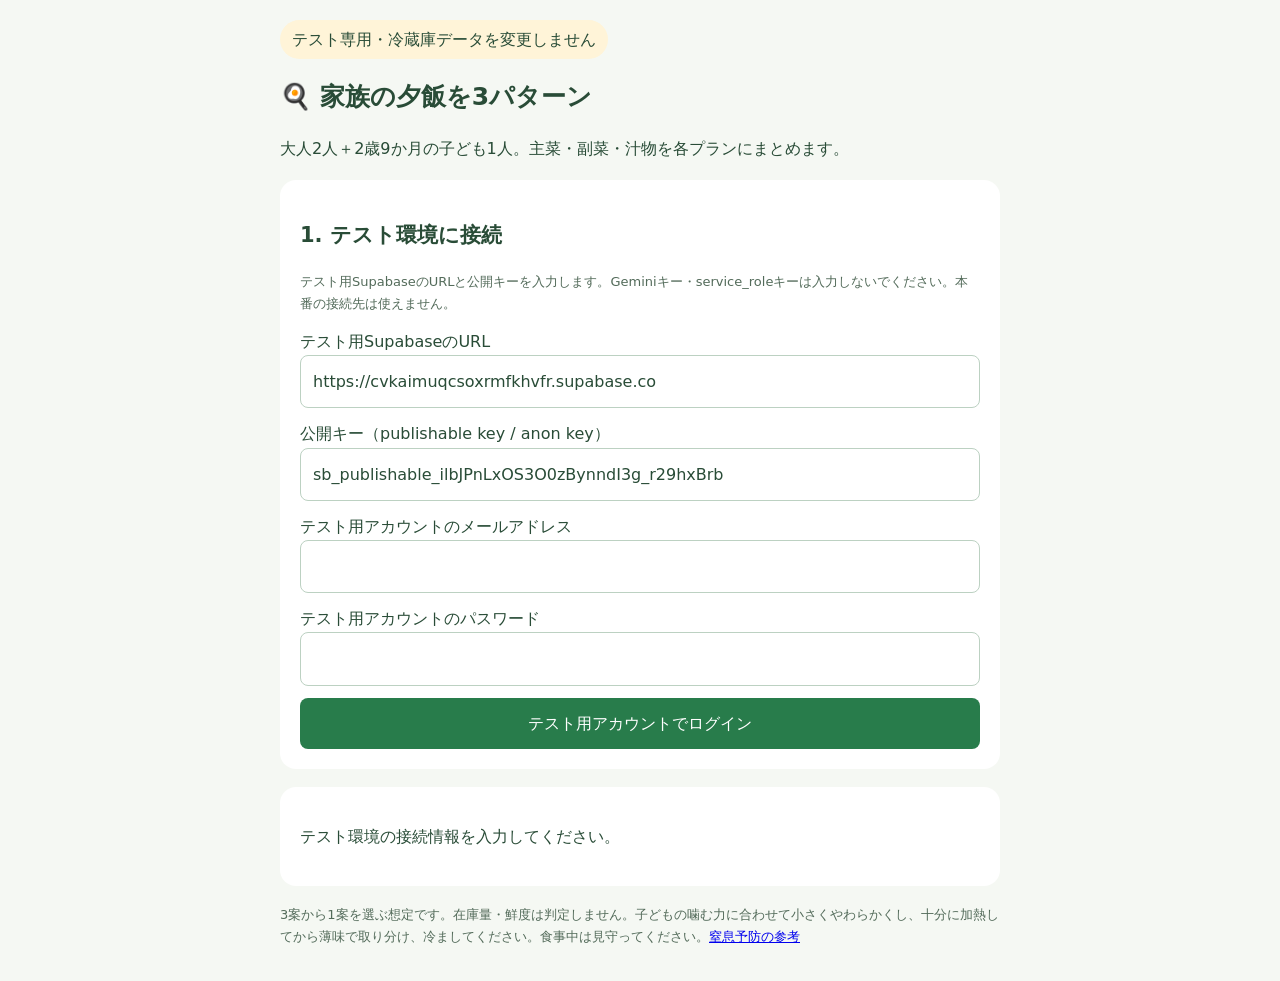
<file: dinner-test.html>
<!doctype html>
<html lang="ja">
<head>
<meta charset="utf-8"><meta name="viewport" content="width=device-width,initial-scale=1">
<title>家族の夕飯｜テスト専用</title>
<style>
*{box-sizing:border-box}body{margin:0;background:#f5f8f3;color:#294c37;font-family:system-ui,sans-serif;line-height:1.7}main{max-width:760px;margin:auto;padding:20px}h1{font-size:25px}h2{font-size:21px}.card,.result{padding:20px;background:#fff;border-radius:16px;margin:18px 0}.note{font-size:13px;color:#536b5a}label{display:block;margin-top:12px}input,textarea,button{font:inherit;border-radius:8px;padding:12px;width:100%}input,textarea{border:1px solid #bcd1c2;background:#fff;color:#294c37}button{border:0;background:#287c4b;color:white;margin-top:12px;cursor:pointer}button:disabled{opacity:.5;cursor:default}.secondary{background:#e6f1e8;color:#294c37}.hidden{display:none!important}.dinnerDish{border-top:1px solid #cbdccb;padding-top:10px;margin-top:18px}.dinnerPattern summary{cursor:pointer;font-size:18px;font-weight:bold}.childServing{background:#fff4d8;padding:12px;border-radius:10px}p,li{overflow-wrap:anywhere}#status{white-space:pre-wrap}.badge{background:#fff4d8;padding:6px 12px;border-radius:20px;display:inline-block}
</style>
</head>
<body><main>
<span class="badge">テスト専用・冷蔵庫データを変更しません</span>
<h1>🍳 家族の夕飯を3パターン</h1>
<p>大人2人＋2歳9か月の子ども1人。主菜・副菜・汁物を各プランにまとめます。</p>
<section class="card">
<h2>1. テスト環境に接続</h2>
<p class="note">テスト用SupabaseのURLと公開キーを入力します。Geminiキー・service_roleキーは入力しないでください。本番の接続先は使えません。</p>
<form id="connectForm">
<label for="projectUrl">テスト用SupabaseのURL</label><input id="projectUrl" type="url" value="https://cvkaimuqcsoxrmfkhvfr.supabase.co" required>
<label for="publicKey">公開キー（publishable key / anon key）</label><input id="publicKey" type="text" value="sb_publishable_ilbJPnLxOS3O0zBynndI3g_r29hxBrb" autocomplete="off" spellcheck="false" required>
<label for="email">テスト用アカウントのメールアドレス</label><input id="email" type="email" autocomplete="username" required>
<label for="password">テスト用アカウントのパスワード</label><input id="password" type="password" autocomplete="current-password" required>
<button id="connect">テスト用アカウントでログイン</button>
</form>
<p id="connected" class="hidden"></p>
<button id="disconnect" class="secondary hidden" type="button">テスト環境からログアウト</button>
</section>
<section id="generator" class="card hidden">
<h2>2. 架空の食材で献立を作る</h2>
<p class="note">この画面は冷蔵庫の登録データを読み書きしません。入力した食材名と家族構成・好みを、テスト用サーバー経由でGoogle Geminiへ送信します。メール・パスワード・写真はGeminiへ送りません。</p>
<label for="inventory">食材名（1行に1つ、100件まで）</label>
<textarea id="inventory" rows="8" maxlength="11000">鶏むね肉
卵
しめじ
玉ねぎ
にんじん
豆腐
キャベツ</textarea>
<p class="note">甘め・キノコが好き。野菜は細かく混ぜ込み、子ども用は薄味で取り分けます。大人は後から仕上げます。アレルギー等の申告は現在なしです。</p>
<button id="generate" type="button">夕飯を3パターン生成する</button>
<p class="note">生成には1分ほどかかる場合があります。再生成は1分おいてください。AIの手順・分量・加熱具合を調理前に確認してください。</p>
</section>
<section class="card"><p id="status" role="status" aria-live="polite">テスト環境の接続情報を入力してください。</p></section>
<div id="dinnerResults" aria-busy="false"></div>
<p class="note">3案から1案を選ぶ想定です。在庫量・鮮度は判定しません。子どもの噛む力に合わせて小さくやわらかくし、十分に加熱してから薄味で取り分け、冷ましてください。食事中は見守ってください。<a href="https://www.jpeds.or.jp/general/50123.html" target="_blank" rel="noopener">窒息予防の参考</a></p>
</main>
<script type="module">
const $=id=>document.getElementById(id);
let client=null,project='',publicKey='',version=0,busy=false;
let createClient;
function status(text){$('status').textContent=text;}
function invalidate(){version++;busy=false;$('dinnerResults').replaceChildren();$('dinnerResults').setAttribute('aria-busy','false');$('generate').disabled=false;}
function testConfig(rawUrl,key){
 const url=new URL(rawUrl.trim());
 if(url.protocol!=='https:'||!/^[-a-z0-9]+\.supabase\.co$/.test(url.hostname)||url.username||url.password||url.search||url.hash||url.port||!['','/'].includes(url.pathname))throw new Error('テスト用Supabaseの https://…supabase.co 形式のURLを入力してください。');
 if(url.hostname==='moorgivgwmkbxyjvwuih.supabase.co')throw new Error('既存アプリの接続先です。テスト用プロジェクトを使ってください。');
 if(!key.startsWith('sb_publishable_')){
  try{const role=JSON.parse(atob(key.split('.')[1].replace(/-/g,'+').replace(/_/g,'/'))).role;if(role!=='anon')throw Error();}
  catch{throw new Error('公開キーだけを入力してください。Geminiキーや管理用キーは使えません。');}
 }
 return url.origin;
}
function dinnerText(parent,tag,text,className=''){
 const node=document.createElement(tag);
 node.textContent=text;
 if(className)node.className=className;
 parent.append(node);
 return node;
}

function renderDinner(data){
 if(!Array.isArray(data?.patterns)||data.patterns.length!==3||data.patterns.some(p=>!Array.isArray(p.dishes)||p.dishes.length!==3))throw new Error('献立の形式が正しくありません。再生成してください。');
 // Build off-screen; malformed responses never leave a partial recipe visible.
 const fragment=document.createDocumentFragment();
 for(const [index,pattern] of data.patterns.entries()){
  const card=document.createElement('details');card.className='result dinnerPattern';card.open=index===0;
  dinnerText(card,'summary','プラン'+(index+1)+'：'+pattern.title);
  dinnerText(card,'p',pattern.description);
  const missing=dinnerText(card,'section','');
  dinnerText(missing,'h3','🛒 このプランで買い足す食材');
  if(!pattern.missingIngredients.length)dinnerText(missing,'p','食材名の照合では買い足し候補はありません。在庫量は確認してください。');
  const shopping=document.createElement('ul');missing.append(shopping);
  for(const item of pattern.missingIngredients)dinnerText(shopping,'li',item.name+'：'+item.quantity+'（'+item.dish+'）');
  if(pattern.pantryToCheck.length){
   dinnerText(missing,'h4','家にあるか確認する調味料');
   const pantry=document.createElement('ul');missing.append(pantry);
   for(const item of pattern.pantryToCheck)dinnerText(pantry,'li',item.name+'：'+item.quantity+'（'+item.dish+'）');
  }
  for(const dish of pattern.dishes){
   const section=document.createElement('section');section.className='dinnerDish';card.append(section);
   dinnerText(section,'h3',dish.role+'｜'+dish.name);
   dinnerText(section,'p','盛り付け目安：大人1人 '+dish.adultPortion+'／子ども1人 '+dish.childPortion);
   dinnerText(section,'h4','材料（大人2人＋子ども1人の合計）');
   const ingredients=document.createElement('ul');section.append(ingredients);
   for(const item of dish.ingredients)dinnerText(ingredients,'li',item.name+'：'+item.quantity+' — '+item.availability);
   dinnerText(section,'h4','下ごしらえ');
   const prep=document.createElement('ul');section.append(prep);
   for(const text of dish.preparation)dinnerText(prep,'li',text);
   dinnerText(section,'h4','作り方');
   const steps=document.createElement('ol');section.append(steps);
   for(const [stepIndex,step] of dish.steps.entries()){
    const li=dinnerText(steps,'li',step.instruction);
    dinnerText(li,'p','火加減：'+step.heat+'／時間：'+step.time,'note');
    dinnerText(li,'p','確認：'+step.doneness,'note');
    if(dish.childServing.afterStep===stepIndex+1)dinnerText(li,'p','👶 ここで子ども用を取り分け：'+dish.childServing.instruction,'childServing');
   }
   dinnerText(section,'h4','大人用の仕上げ');
   dinnerText(section,'p',dish.adultFinish);
   dinnerText(section,'h4','子どもが食べる前の確認');
   dinnerText(section,'p',dish.childSafety);
  }
  fragment.append(card);
 }
 $('dinnerResults').replaceChildren(fragment);
}


$('connectForm').onsubmit=async e=>{
 e.preventDefault();$('connect').disabled=true;
 try{
  const enteredKey=$('publicKey').value.trim();
  const enteredUrl=testConfig($('projectUrl').value,enteredKey);
  status('テスト環境にログイン中…');
  if(!createClient)({createClient}=await import('https://cdn.jsdelivr.net/npm/@supabase/supabase-js@2/+esm'));
  const candidate=createClient(enteredUrl,enteredKey,{auth:{persistSession:false,autoRefreshToken:false,detectSessionInUrl:false}});
  const {error}=await candidate.auth.signInWithPassword({email:$('email').value.trim(),password:$('password').value});
  if(error)throw new Error('ログインできませんでした。テスト用アカウントと接続先を確認してください。');
  client=candidate;project=enteredUrl;publicKey=enteredKey;invalidate();
  $('password').value='';$('connectForm').classList.add('hidden');$('connected').textContent='接続中：'+project;
  $('connected').classList.remove('hidden');$('disconnect').classList.remove('hidden');$('generator').classList.remove('hidden');
  status('テスト環境に接続しました。架空の食材で生成を試せます。');
 }catch(e){status(e.message||'接続できませんでした。');}
 finally{$('connect').disabled=false;}
};
$('inventory').oninput=()=>{invalidate();status('食材が変わりました。生成ボタンで新しい献立を作成してください。');};
$('disconnect').onclick=async()=>{
 const previous=client;client=null;invalidate();project='';publicKey='';
 $('connectForm').classList.remove('hidden');$('connected').classList.add('hidden');$('disconnect').classList.add('hidden');$('generator').classList.add('hidden');
 status('ログアウトしました。');
 if(previous)await previous.auth.signOut({scope:'local'});
};
$('generate').onclick=async()=>{
 if(!client||busy)return;
 const inventory=[...new Set($('inventory').value.split(/\r?\n/).map(n=>n.trim()).filter(Boolean))];
 if(!inventory.length||inventory.length>100||inventory.some(n=>n.length>100)){status('食材名を1〜100件、1件100文字以内で入力してください。');return;}
 const current=++version;busy=true;$('generate').disabled=true;$('dinnerResults').replaceChildren();$('dinnerResults').setAttribute('aria-busy','true');
 const controller=new AbortController();const timer=setTimeout(()=>controller.abort(),100000);
 status('Geminiが夕飯3パターンを作成中です…');
 try{
  const {data,error}=await client.auth.refreshSession();
  if(current!==version)return;
  if(error||!data.session)throw new Error('ログインの期限が切れました。ログインし直してください。');
  const response=await fetch(project+'/functions/v1/generate-dinner-preview',{method:'POST',headers:{'Content-Type':'application/json',apikey:publicKey,Authorization:'Bearer '+data.session.access_token},body:JSON.stringify({inventory}),signal:controller.signal});
  if(current!==version)return;
  let result;try{result=await response.json();}catch{throw new Error('応答を読み取れませんでした。テスト用関数の配置を確認してください。');}
  if(current!==version)return;
  if(!response.ok)throw new Error(result.error||'テスト用関数に接続できませんでした（HTTP '+response.status+'）。');
  if(result.mode!=='preview'||result.householdId!==null)throw new Error('テスト用プレビューの応答ではありません。接続先を確認してください。');
  renderDinner(result);
  status('3パターンを生成しました。モデル：'+result.model+'。分量・取り分け・加熱の手順を確認してください。');
 }catch(e){if(current===version){$('dinnerResults').replaceChildren();status(e.name==='AbortError'?'応答に時間がかかっています。1分ほどおいて再度お試しください。':e.message||'通信できませんでした。許可元の設定と関数の配置を確認してください。');}}
 finally{clearTimeout(timer);if(current===version){busy=false;$('generate').disabled=false;$('dinnerResults').setAttribute('aria-busy','false');}}
};
window.addEventListener('unhandledrejection',()=>status('通信を完了できませんでした。接続設定を確認してください。'));
</script></body></html>
</file>
